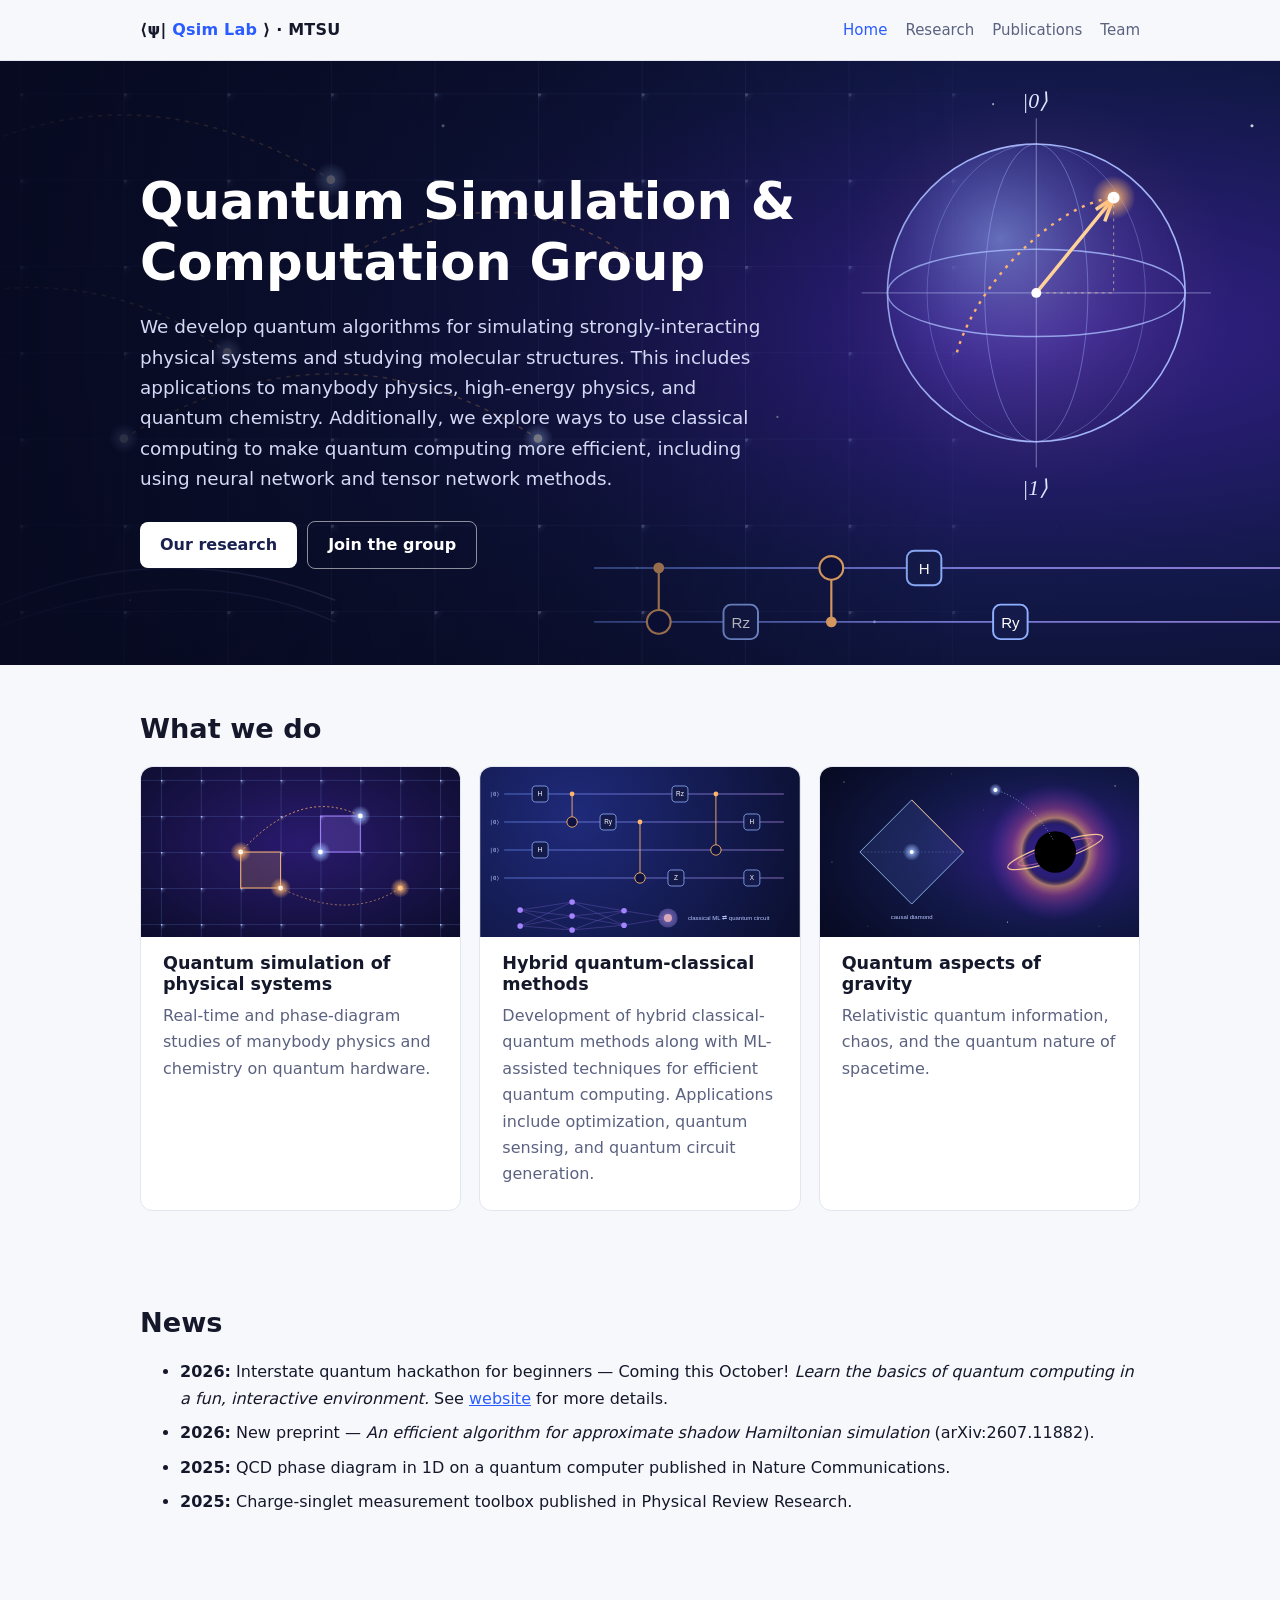
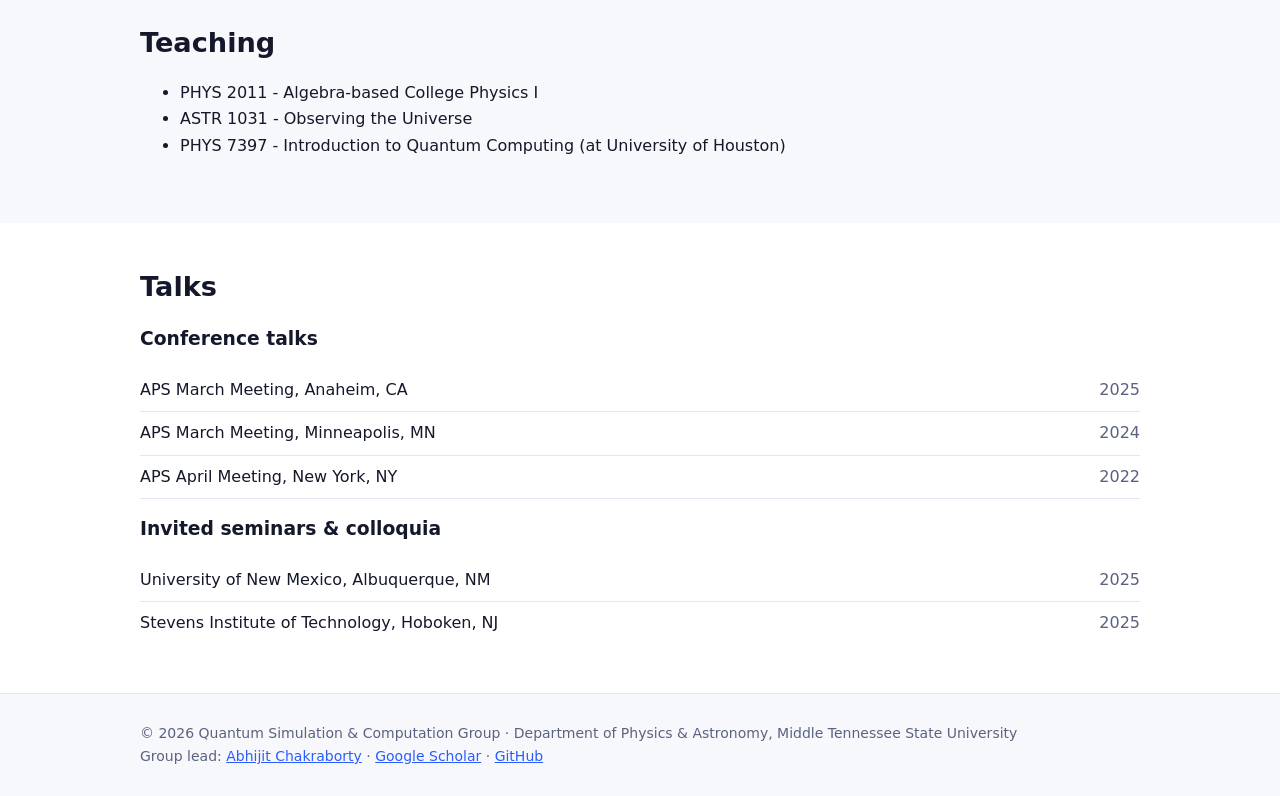
<file: index.html>
<!doctype html><html lang="en"><head><meta charset="utf-8"><meta name="viewport" content="width=device-width,initial-scale=1"><link rel="stylesheet" href="styles.css"><title>Home · QSim Lab, MTSU</title><meta name="description" content="Quantum simulation and computation research group at Middle Tennessee State University."></head><body><div id="hdr"></div>
<div class="hero"><div class="wrap"><h1>Quantum Simulation &amp; Computation Group</h1>
<p>We develop quantum algorithms for simulating strongly-interacting physical systems and studying molecular structures. This includes applications to manybody physics, high-energy physics, and quantum chemistry. Additionally, we explore ways to use classical computing to make quantum computing more efficient, including using neural network and tensor network methods. </p>
<a class="btn" href="research.html">Our research</a><a class="btn ghost" href="team.html">Join the group</a></div></div>
<section><div class="wrap"><h2>What we do</h2><div class="grid">
<div class="card"><img class="thumb" src="images/gauge.svg" alt=""><h3>Quantum simulation of physical systems</h3><p>Real-time and phase-diagram studies of manybody physics and chemistry on quantum hardware.</p></div>
<div class="card"><img class="thumb" src="images/algorithms.svg" alt=""><h3>Hybrid quantum-classical methods</h3><p>Development of hybrid classical-quantum methods along with ML-assisted techniques for efficient quantum computing. Applications include optimization, quantum sensing, and quantum circuit generation.</p></div>
<div class="card"><img class="thumb" src="images/gravity.svg" alt=""><h3>Quantum aspects of gravity</h3><p>Relativistic quantum information, chaos, and the quantum nature of spacetime.</p></div>
</div></div></section>
<!-- <section style="background:var(--card)"><div class="wrap"><h2>Highlights</h2>
<div class="stats"><div><b>420+</b><span>citations</span></div><div><b>10</b><span>h-index</span></div><div><b>19</b><span>papers &amp; preprints</span></div></div>
<p style="margin-top:24px"><strong>Featured:</strong> <em>The phase diagram of quantum chromodynamics in one dimension on a quantum computer</em>, Nature Communications 16, 10288 (2025). <a href="publications.html">All publications →</a></p></div></section> -->
<section><div class="wrap"><h2>News</h2><ul class="timeline">
<li><strong>2026:</strong> Interstate quantum hackathon for beginners — Coming this October! <em>Learn the basics of quantum computing in a fun, interactive environment.</em> See <a href="https://iq-hackathon.github.io/hackathon-beginners-26/" target="_blank" rel="noopener">website</a> for more details.</li>
<li><strong>2026:</strong> New preprint — <em>An efficient algorithm for approximate shadow Hamiltonian simulation</em> (arXiv:2607.11882).</li>
<li><strong>2025:</strong> QCD phase diagram in 1D on a quantum computer published in Nature Communications.</li>
<li><strong>2025:</strong> Charge-singlet measurement toolbox published in Physical Review Research.</li>
<!-- <li class="todo">Add your own news items in index.html.</li> --></ul></div></section>
<section><div class="wrap"><h2>Teaching</h2><ul>
<li> PHYS 2011 - Algebra-based College Physics I</li>
<li> ASTR 1031 - Observing the Universe</li>
<li> PHYS 7397 - Introduction to Quantum Computing (at University of Houston)</li>
</ul></div></section>
<section style="background:var(--card)"><div class="wrap"><h2>Talks</h2>
<h3 style="margin-top:24px">Conference talks</h3>
<div class="list-row"><span>APS March Meeting, Anaheim, CA</span><span>2025</span></div>
<div class="list-row"><span>APS March Meeting, Minneapolis, MN</span><span>2024</span></div>
<div class="list-row"><span>APS April Meeting, New York, NY</span><span>2022</span></div>
<h3>Invited seminars &amp; colloquia</h3>
<div class="list-row"><span>University of New Mexico, Albuquerque, NM</span><span>2025</span></div>
<div class="list-row"><span>Stevens Institute of Technology, Hoboken, NJ</span><span>2025</span></div>
</div></section>
<div id="ftr"></div><script src="main.js"></script></body></html>
</file>
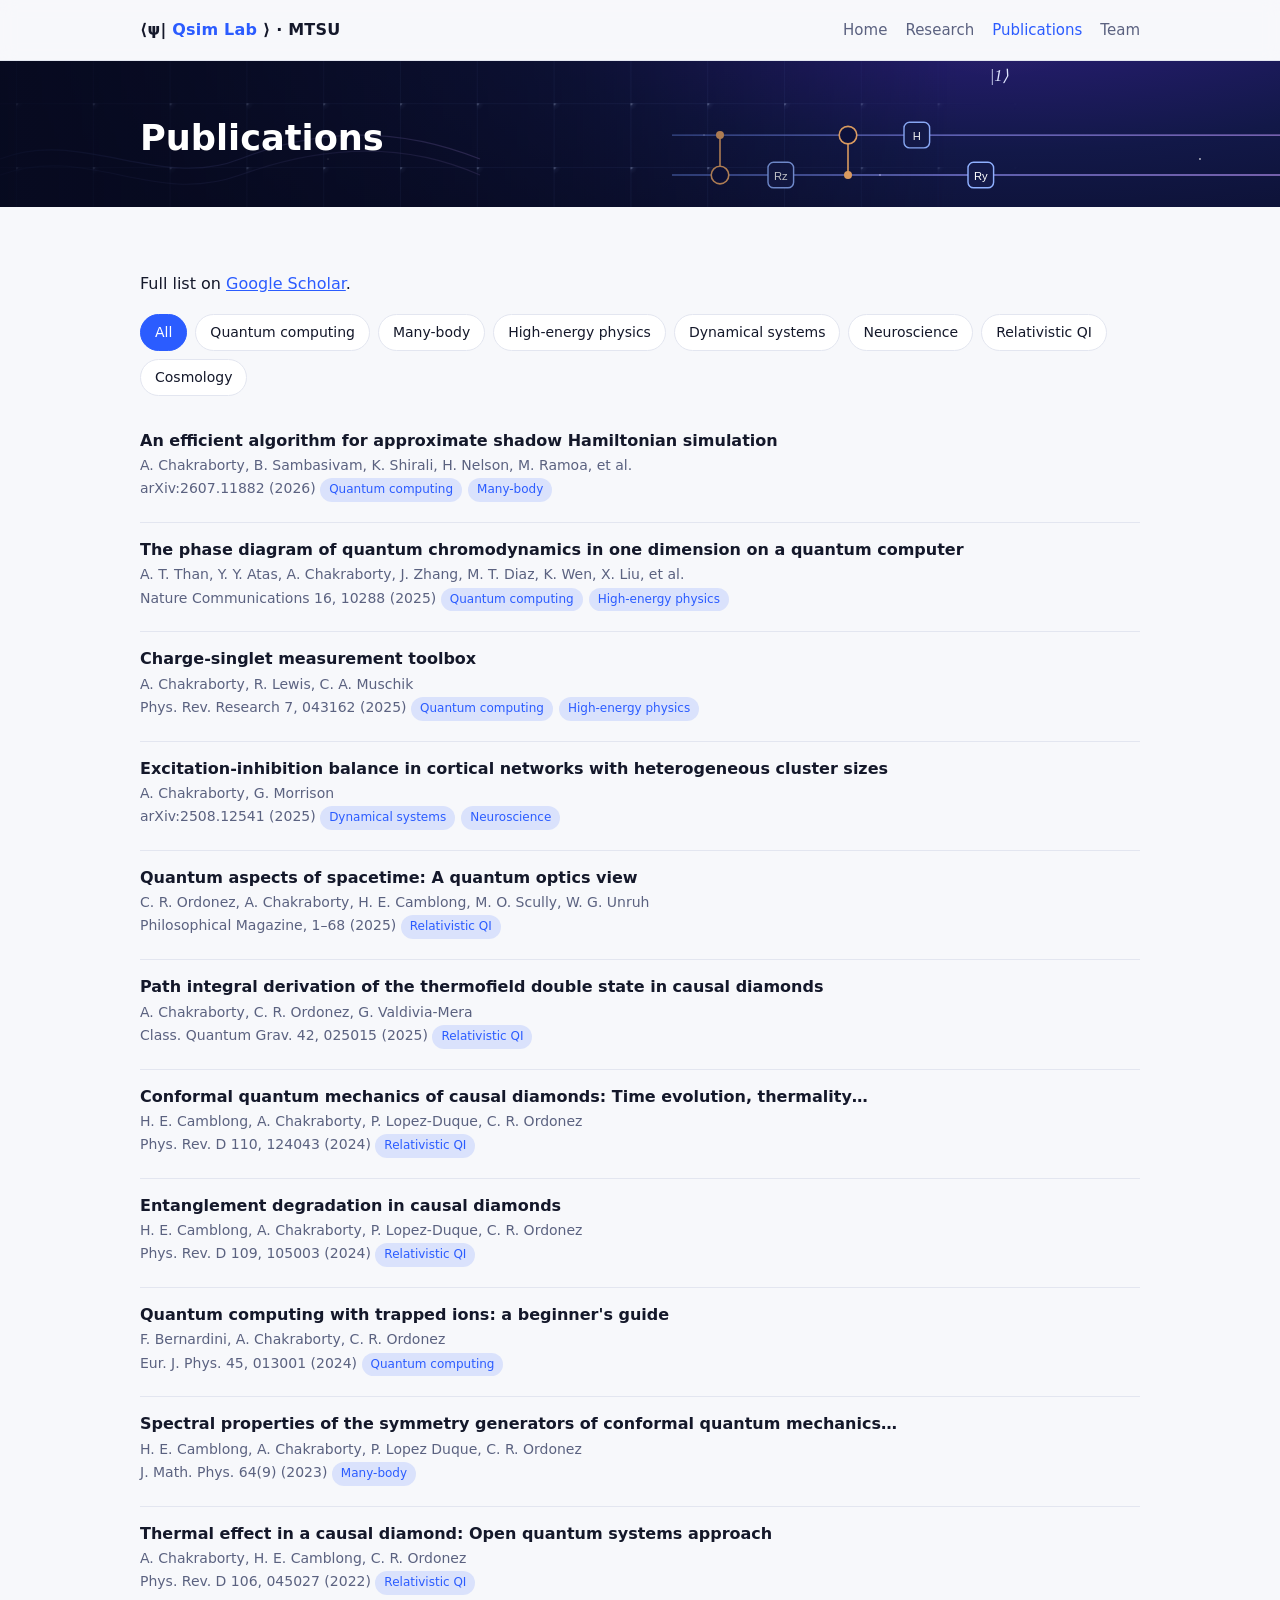
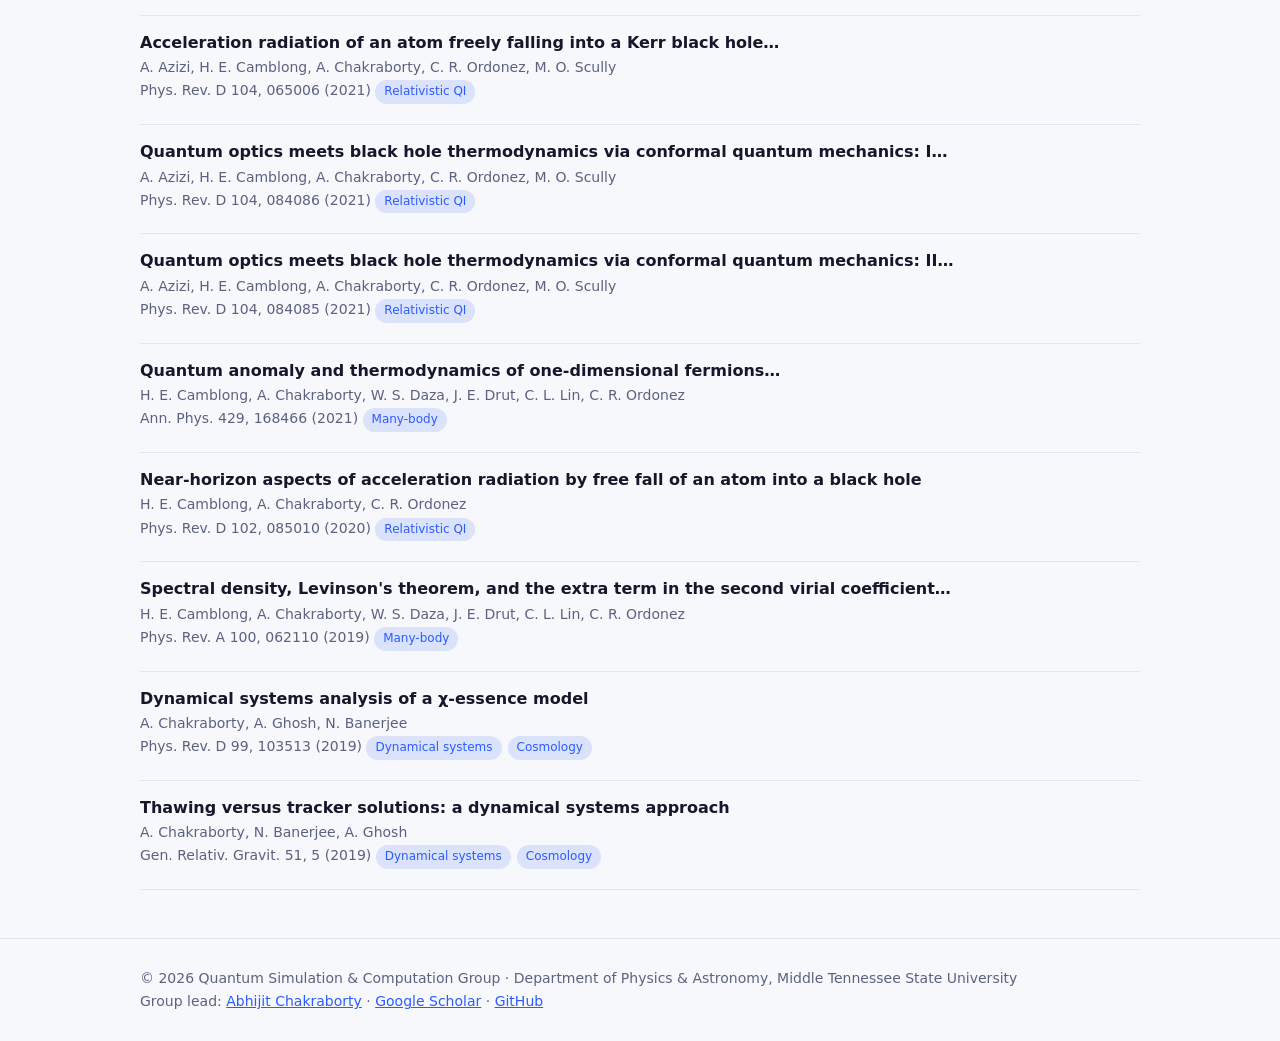
<file: publications.html>
<!doctype html><html lang="en"><head><meta charset="utf-8"><meta name="viewport" content="width=device-width,initial-scale=1"><link rel="stylesheet" href="styles.css"><title>Publications · QSim Lab, MTSU</title><meta name="description" content="Publications from the Quantum Simulation and Computation Group."></head><body><div id="hdr"></div>
<div class="hero small"><div class="wrap"><h1>Publications</h1></div></div>
<section><div class="wrap"><p>Full list on <a href="https://scholar.google.com/citations?user=ZXcbxWIAAAAJ&hl=en">Google Scholar</a>.</p>
<div class="filters" id="f"></div><div id="list"></div></div></section>
<div id="ftr"></div><script src="main.js"></script>
<script>
const P=[
[2026,"An efficient algorithm for approximate shadow Hamiltonian simulation","A. Chakraborty, B. Sambasivam, K. Shirali, H. Nelson, M. Ramoa, et al.","arXiv:2607.11882",["Quantum computing","Many-body"]],
[2025,"The phase diagram of quantum chromodynamics in one dimension on a quantum computer","A. T. Than, Y. Y. Atas, A. Chakraborty, J. Zhang, M. T. Diaz, K. Wen, X. Liu, et al.","Nature Communications 16, 10288",["Quantum computing","High-energy physics"]],
[2025,"Charge-singlet measurement toolbox","A. Chakraborty, R. Lewis, C. A. Muschik","Phys. Rev. Research 7, 043162",["Quantum computing","High-energy physics"]],
[2025,"Excitation-inhibition balance in cortical networks with heterogeneous cluster sizes","A. Chakraborty, G. Morrison","arXiv:2508.12541",["Dynamical systems","Neuroscience"]],
[2025,"Quantum aspects of spacetime: A quantum optics view","C. R. Ordonez, A. Chakraborty, H. E. Camblong, M. O. Scully, W. G. Unruh","Philosophical Magazine, 1–68","Relativistic QI"],
[2025,"Path integral derivation of the thermofield double state in causal diamonds","A. Chakraborty, C. R. Ordonez, G. Valdivia-Mera","Class. Quantum Grav. 42, 025015","Relativistic QI"],
[2024,"Conformal quantum mechanics of causal diamonds: Time evolution, thermality…","H. E. Camblong, A. Chakraborty, P. Lopez-Duque, C. R. Ordonez","Phys. Rev. D 110, 124043","Relativistic QI"],
[2024,"Entanglement degradation in causal diamonds","H. E. Camblong, A. Chakraborty, P. Lopez-Duque, C. R. Ordonez","Phys. Rev. D 109, 105003","Relativistic QI"],
[2024,"Quantum computing with trapped ions: a beginner's guide","F. Bernardini, A. Chakraborty, C. R. Ordonez","Eur. J. Phys. 45, 013001","Quantum computing"],
[2023,"Spectral properties of the symmetry generators of conformal quantum mechanics…","H. E. Camblong, A. Chakraborty, P. Lopez Duque, C. R. Ordonez","J. Math. Phys. 64(9)","Many-body"],
[2022,"Thermal effect in a causal diamond: Open quantum systems approach","A. Chakraborty, H. E. Camblong, C. R. Ordonez","Phys. Rev. D 106, 045027","Relativistic QI"],
[2021,"Acceleration radiation of an atom freely falling into a Kerr black hole…","A. Azizi, H. E. Camblong, A. Chakraborty, C. R. Ordonez, M. O. Scully","Phys. Rev. D 104, 065006","Relativistic QI"],
[2021,"Quantum optics meets black hole thermodynamics via conformal quantum mechanics: I…","A. Azizi, H. E. Camblong, A. Chakraborty, C. R. Ordonez, M. O. Scully","Phys. Rev. D 104, 084086","Relativistic QI"],
[2021,"Quantum optics meets black hole thermodynamics via conformal quantum mechanics: II…","A. Azizi, H. E. Camblong, A. Chakraborty, C. R. Ordonez, M. O. Scully","Phys. Rev. D 104, 084085","Relativistic QI"],
[2021,"Quantum anomaly and thermodynamics of one-dimensional fermions…","H. E. Camblong, A. Chakraborty, W. S. Daza, J. E. Drut, C. L. Lin, C. R. Ordonez","Ann. Phys. 429, 168466","Many-body"],
[2020,"Near-horizon aspects of acceleration radiation by free fall of an atom into a black hole","H. E. Camblong, A. Chakraborty, C. R. Ordonez","Phys. Rev. D 102, 085010","Relativistic QI"],
[2019,"Spectral density, Levinson's theorem, and the extra term in the second virial coefficient…","H. E. Camblong, A. Chakraborty, W. S. Daza, J. E. Drut, C. L. Lin, C. R. Ordonez","Phys. Rev. A 100, 062110","Many-body"],
[2019,"Dynamical systems analysis of a χ-essence model","A. Chakraborty, A. Ghosh, N. Banerjee","Phys. Rev. D 99, 103513",["Dynamical systems","Cosmology"]],
[2019,"Thawing versus tracker solutions: a dynamical systems approach","A. Chakraborty, N. Banerjee, A. Ghosh","Gen. Relativ. Gravit. 51, 5",["Dynamical systems","Cosmology"]]];
const tags=p=>Array.isArray(p[4])?p[4]:[p[4]];
const topics=["All",...new Set(P.flatMap(tags))];let sel="All";
const f=document.getElementById("f"),l=document.getElementById("list");
function draw(){f.innerHTML=topics.map(t=>`<button class="${t===sel?"on":""}" data-t="${t}">${t}</button>`).join("");
l.innerHTML=P.filter(p=>sel==="All"||tags(p).includes(sel)).map(p=>`<div class="pub"><div class="t">${p[1]}</div><div class="m">${p[2]}</div><div class="m">${p[3]} (${p[0]}) ${tags(p).map(t=>`<span class="tag">${t}</span>`).join("")}</div></div>`).join("");}
f.onclick=e=>{if(e.target.dataset.t){sel=e.target.dataset.t;draw()}};draw();
</script></body></html>
</file>
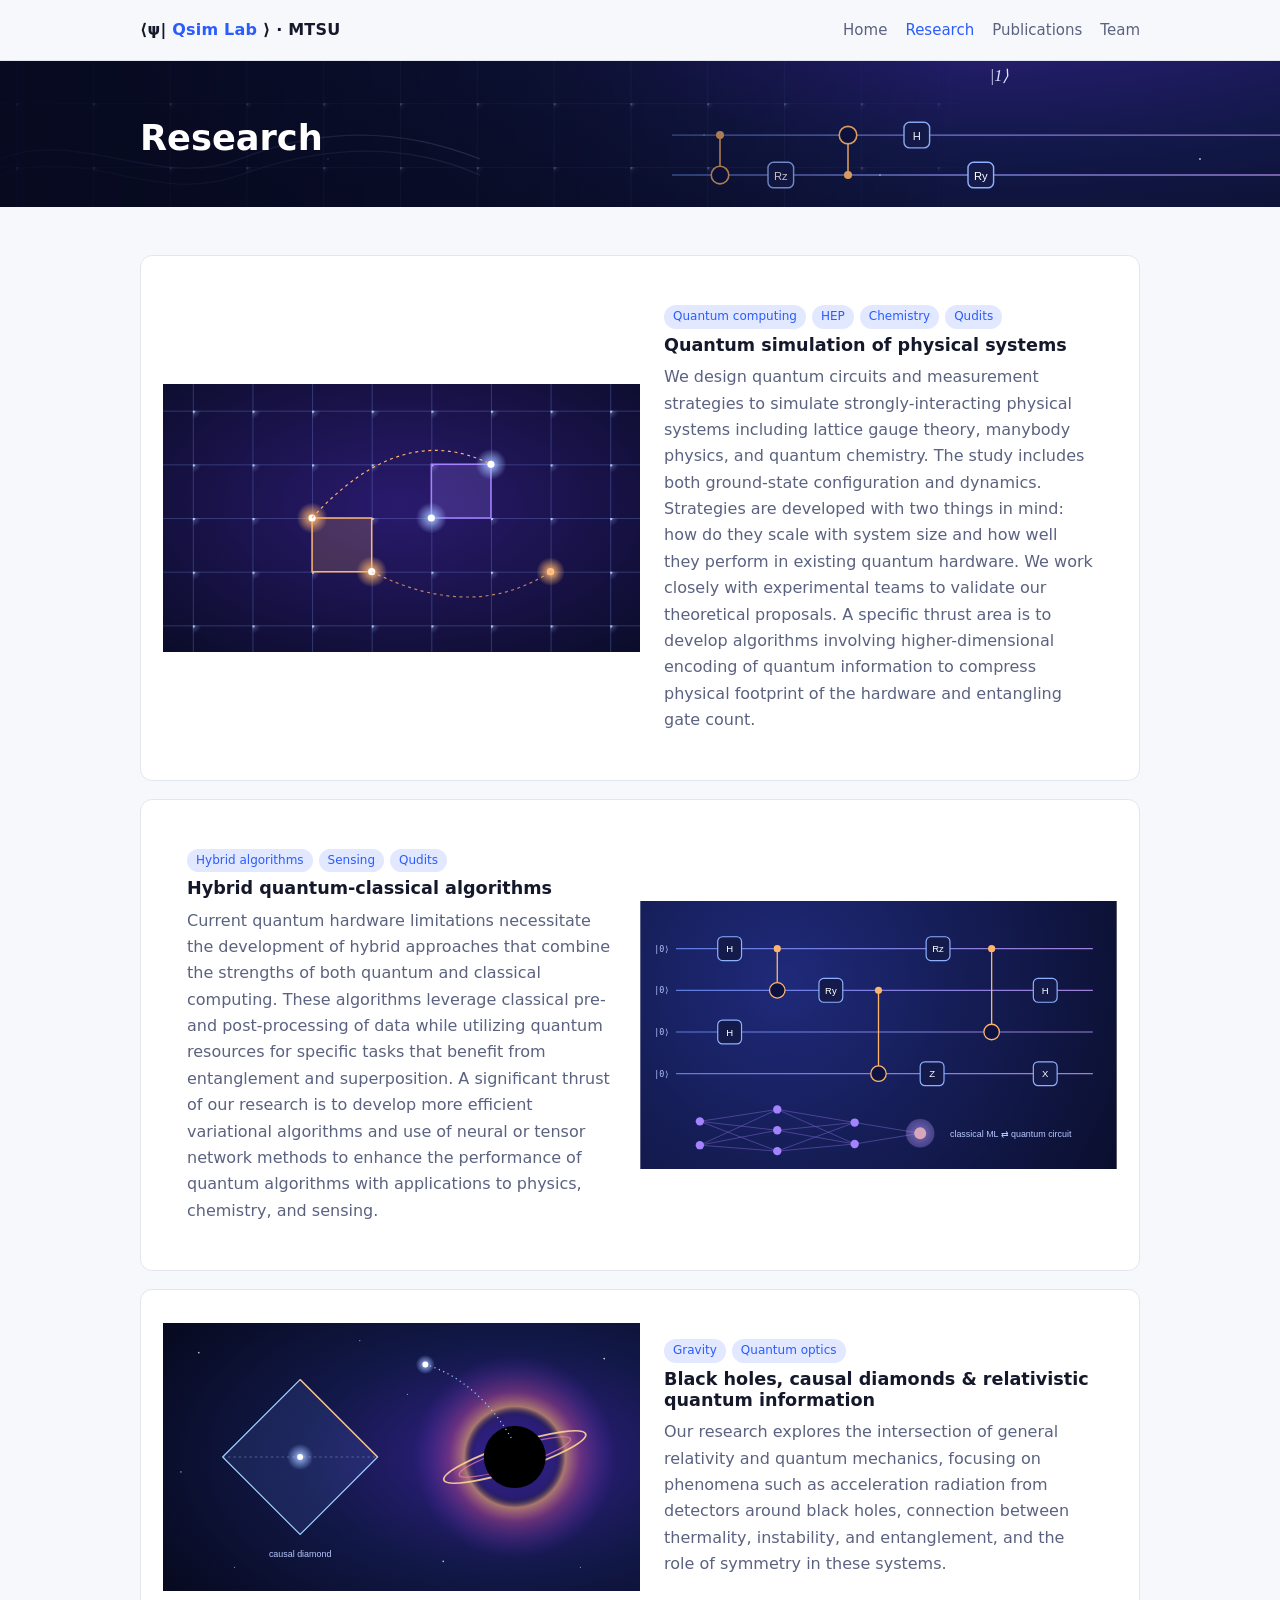
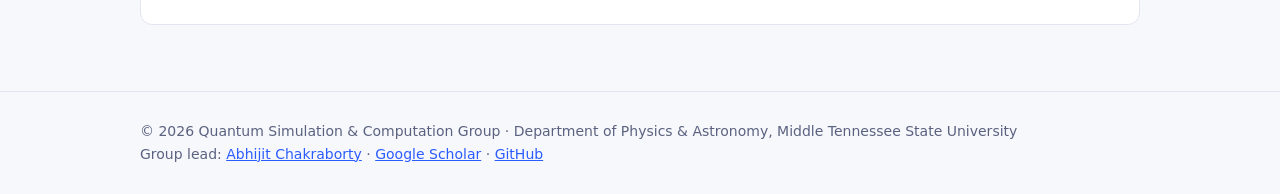
<file: research.html>
<!doctype html><html lang="en"><head><meta charset="utf-8"><meta name="viewport" content="width=device-width,initial-scale=1"><link rel="stylesheet" href="styles.css"><title>Research · QSim Lab, MTSU</title><meta name="description" content="Research areas of the Quantum Simulation and Computation Group at MTSU."></head><body><div id="hdr"></div>
<div class="hero small"><div class="wrap"><h1>Research</h1></div></div>
<section><div class="wrap">
<div class="card feature"><img src="images/gauge.svg" alt="Qubit lattice with highlighted plaquettes and entanglement links"><div class="body"><span class="tag">Quantum computing</span><span class="tag">HEP</span><span class="tag">Chemistry</span><span class="tag">Qudits</span><h3>Quantum simulation of physical systems</h3><p>We design quantum circuits and measurement strategies to simulate strongly-interacting physical systems including lattice gauge theory, manybody physics, and quantum chemistry. The study includes both ground-state configuration and dynamics. Strategies are developed with two things in mind: how do they scale with system size and how well they perform in existing quantum hardware. We work closely with experimental teams to validate our theoretical proposals. A specific thrust area is to develop algorithms involving higher-dimensional encoding of quantum information to compress physical footprint of the hardware and entangling gate count.</p></div></div>
<div class="card feature"><img src="images/algorithms.svg" alt="Quantum circuit next to a small neural network"><div class="body"><span class="tag">Hybrid algorithms</span><span class="tag">Sensing</span><span class="tag">Qudits</span><h3>Hybrid quantum-classical algorithms</h3><p>Current quantum hardware limitations necessitate the development of hybrid approaches that combine the strengths of both quantum and classical computing. These algorithms leverage classical pre- and post-processing of data while utilizing quantum resources for specific tasks that benefit from entanglement and superposition. A significant thrust of our research is to develop more efficient variational algorithms and use of neural or tensor network methods to enhance the performance of quantum algorithms with applications to physics, chemistry, and sensing.</p></div></div>
<div class="card feature"><img src="images/gravity.svg" alt="Causal diamond and an atom falling into a black hole"><div class="body"><span class="tag">Gravity</span><span class="tag">Quantum optics</span><h3>Black holes, causal diamonds &amp; relativistic quantum information</h3><p>Our research explores the intersection of general relativity and quantum mechanics, focusing on phenomena such as acceleration radiation from detectors around black holes, connection between thermality, instability, and entanglement, and the role of symmetry in these systems.</p></div></div>
<!--<div class="card feature"><img src="images/manybody.svg" alt="Phase boundary with a critical point and oscillating wavefunctions"><div class="body"><span class="tag">Many-body</span><span class="tag">Cosmology</span><h3>Quantum anomalies, virial coefficients &amp; dynamical systems</h3><p>Scale anomalies and thermodynamics of 1D fermions, Levinson's theorem and second virial coefficients, and dynamical-systems analyses of dark-energy models, plus quantum chaos.</p></div>--></div>
</div></section><div id="ftr"></div><script src="main.js"></script></body></html>
</file>
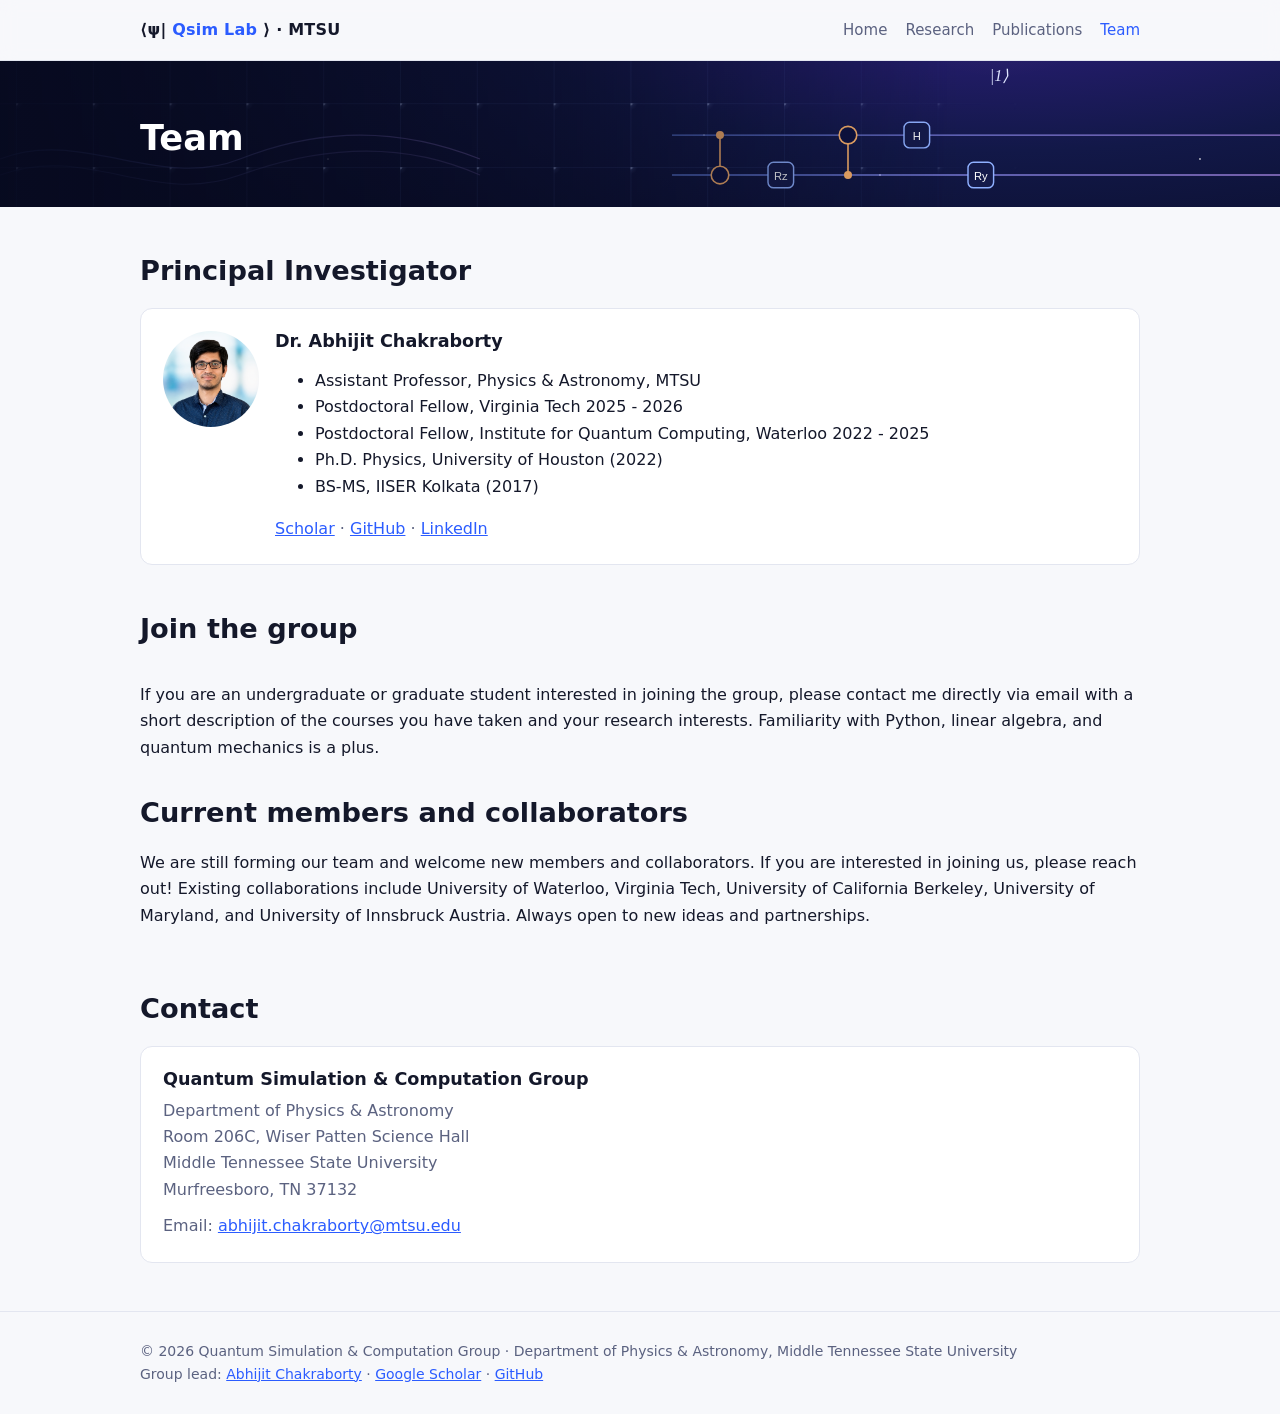
<file: team.html>
<!doctype html><html lang="en"><head><meta charset="utf-8"><meta name="viewport" content="width=device-width,initial-scale=1"><link rel="stylesheet" href="styles.css"><title>Team · QSim Lab, MTSU</title><meta name="description" content="People, openings and contact information for the Quantum Simulation and Computation Group at MTSU."></head><body><div id="hdr"></div>
<div class="hero small"><div class="wrap"><h1>Team</h1></div></div>
<section id="people"><div class="wrap"><h2>Principal Investigator</h2>
<div class="card person"><img class="avatar" src="images/headshot_Abhijit.png" alt="Abhijit Chakraborty"><div><h3>Dr. Abhijit Chakraborty</h3><ul><li>Assistant Professor, Physics &amp; Astronomy, MTSU</li> <li> Postdoctoral Fellow, Virginia Tech 2025 - 2026</li><li> Postdoctoral Fellow, Institute for Quantum Computing, Waterloo 2022 - 2025</li><li>Ph.D. Physics, University of Houston (2022)</li><li>BS-MS, IISER Kolkata (2017)</li></ul><p style="margin-top:8px"><a href="https://scholar.google.com/citations?user=ZXcbxWIAAAAJ">Scholar</a> · <a href="https://github.com/abhijit975">GitHub</a> · <a href="https://www.linkedin.com/in/abhijit-iqc/">LinkedIn</a></p></div></div></div></section>
<section style="padding-top:0"><div class="wrap"><h2>Join the group</h2><div class="grid">
<!--<div class="card person"><div class="avatar">?</div><div><h3>Your name here</h3><p>Graduate student · project title</p></div></div>
<div class="card person"><div class="avatar">?</div><div><h3>Your name here</h3><p>Undergraduate researcher · project title</p></div></div> --> </div>
<p style="margin-top:16px">If you are an undergraduate or graduate student interested in joining the group, please contact me directly via email with a short description of the courses you have taken and your research interests. Familiarity with Python, linear algebra, and quantum mechanics is a plus.</p>
<h2 style="margin-top:36px">Current members and collaborators</h2><p>We are still forming our team and welcome new members and collaborators. If you are interested in joining us, please reach out! Existing collaborations include University of Waterloo, Virginia Tech, University of California Berkeley, University of Maryland, and University of Innsbruck Austria. Always open to new ideas and partnerships.</p></div></section>
<!-- <section id="join" style="background:var(--card)"><div class="wrap"><h2>Join the group</h2><div class="grid">
<div class="card"><h3>Graduate students</h3><p>Interested in quantum computing, simulation, or quantum gravity? Apply to MTSU and mention the group in your statement.</p></div>
<div class="card"><h3>Undergraduates</h3><p>Research projects in quantum algorithms, Qiskit/PennyLane coding, and physics-informed ML. No prior research needed.</p></div>
<div class="card"><h3>Visitors &amp; collaborators</h3><p>We welcome collaborations and short visits. Send a note with your ideas.</p></div></div>
<p style="margin-top:24px"><strong>How to reach out:</strong> email with a short CV, transcript (students), and a paragraph on your interests. Familiarity with Python, linear algebra and quantum mechanics is a plus.</p></div></section>-->
<section id="contact" style="padding-top:0"><div class="wrap"><h2>Contact</h2><div class="card"><h3>Quantum Simulation &amp; Computation Group</h3>
<p>Department of Physics &amp; Astronomy<br>Room 206C, Wiser Patten Science Hall<br>Middle Tennessee State University<br>Murfreesboro, TN 37132</p>
<p style="margin-top:10px">Email: <a href="mailto:abhijit.chakraborty@mtsu.edu">abhijit.chakraborty@mtsu.edu</a></p></div></div></section>
<div id="ftr"></div><script src="main.js"></script></body></html>
</file>
<file: styles.css>
:root{--bg:#f7f8fb;--fg:#14182a;--mut:#5b6280;--card:#fff;--bd:#e3e6f0;--ac:#2b5cff;--ac2:#7a3cff;--hero1:#0d1230;--hero2:#241a5e}
@media (prefers-color-scheme:dark){:root{--bg:#0c0f1e;--fg:#e8eaf6;--mut:#9aa1c4;--card:#141936;--bd:#232a52;--ac:#6f93ff;--ac2:#a583ff}}
*{box-sizing:border-box}body{margin:0;font:16px/1.65 system-ui,-apple-system,Segoe UI,Roboto,sans-serif;background:var(--bg);color:var(--fg)}
a{color:var(--ac)}h1,h2,h3{line-height:1.2}
.wrap{max-width:1040px;margin:0 auto;padding:0 20px}
header.site{position:sticky;top:0;z-index:10;background:color-mix(in srgb,var(--bg) 88%,transparent);backdrop-filter:blur(8px);border-bottom:1px solid var(--bd)}
header.site .wrap{display:flex;align-items:center;justify-content:space-between;gap:16px;min-height:60px;flex-wrap:wrap}
.brand{font-weight:700;text-decoration:none;color:var(--fg);letter-spacing:.2px}.brand span{color:var(--ac)}
nav a{margin-left:18px;text-decoration:none;color:var(--mut);font-weight:500;font-size:15px}nav a:hover,nav a.on{color:var(--ac)}
.hero{position:relative;background:linear-gradient(90deg,#070a20ee 0%,#070a2088 45%,transparent 75%),url(images/banner.svg) 70% center/cover no-repeat,#0d1230;color:#fff;padding:110px 0 96px}
.hero h1{font-size:clamp(2rem,5vw,3.2rem);margin:0 0 14px}.hero p{max-width:640px;font-size:1.15rem;color:#d5d9f5}
.hero.small{padding:56px 0 48px;background-position:0 0,70% bottom,0 0}
.thumb{display:block;width:calc(100% + 44px);margin:-22px -22px 16px;height:170px;object-fit:cover;border-radius:12px 12px 0 0}
.card.img{padding-top:22px;overflow:hidden}
.feature{display:grid;grid-template-columns:minmax(0,1fr) minmax(0,1fr);gap:0;padding:0;overflow:hidden;margin-bottom:18px}
.feature img{width:100%;height:100%;min-height:220px;object-fit:contain;background:var(--card);display:block}
.feature .body{padding:24px}
.feature:nth-child(even) img{order:2}
@media(max-width:700px){.feature{grid-template-columns:1fr}.feature:nth-child(even) img{order:0}}.hero.small h1{font-size:2.2rem;margin:0}
.btn{display:inline-block;padding:10px 20px;border-radius:8px;background:#fff;color:#1a2050;font-weight:600;text-decoration:none;margin:8px 10px 0 0}
.btn.ghost{background:transparent;color:#fff;border:1px solid #ffffff88}
section{padding:48px 0}section h2{font-size:1.7rem;margin:0 0 20px}
.grid{display:grid;gap:18px;grid-template-columns:repeat(auto-fit,minmax(260px,1fr))}
.card{background:var(--card);border:1px solid var(--bd);border-radius:12px;padding:22px}
.card h3{margin:0 0 8px;font-size:1.1rem}.card p{margin:0;color:var(--mut)}
.tag{display:inline-block;font-size:12px;padding:2px 9px;border-radius:99px;background:color-mix(in srgb,var(--ac) 14%,transparent);color:var(--ac);margin:0 6px 6px 0}
.stats{display:flex;gap:32px;flex-wrap:wrap}.stats b{display:block;font-size:2rem;color:var(--ac)}.stats span{color:var(--mut);font-size:14px}
.pub{padding:14px 0;border-bottom:1px solid var(--bd)}.pub .t{font-weight:600}.pub .m{color:var(--mut);font-size:14px}
.filters{display:flex;gap:8px;flex-wrap:wrap;margin-bottom:18px}
.filters button{border:1px solid var(--bd);background:var(--card);color:var(--fg);padding:6px 14px;border-radius:99px;cursor:pointer;font:inherit;font-size:14px}
.filters button.on{background:var(--ac);color:#fff;border-color:var(--ac)}
.person{display:flex;gap:16px;align-items:flex-start}
.avatar{flex:none;width:96px;height:96px;border-radius:50%;background:linear-gradient(135deg,var(--ac),var(--ac2));color:#fff;display:grid;place-items:center;font-weight:700;font-size:1.4rem;object-fit:cover}
.timeline li{margin-bottom:8px}
footer{border-top:1px solid var(--bd);padding:28px 0;color:var(--mut);font-size:14px}
.todo{border-left:3px solid #e6a100;background:color-mix(in srgb,#e6a100 12%,transparent);padding:8px 12px;border-radius:4px;font-size:14px}
.list-row{display:flex;justify-content:space-between;gap:16px;padding:8px 0;border-bottom:1px solid var(--bd)}
.list-row:last-child{border-bottom:none}
.list-row span:last-child{color:var(--mut);flex:none}
</file>
